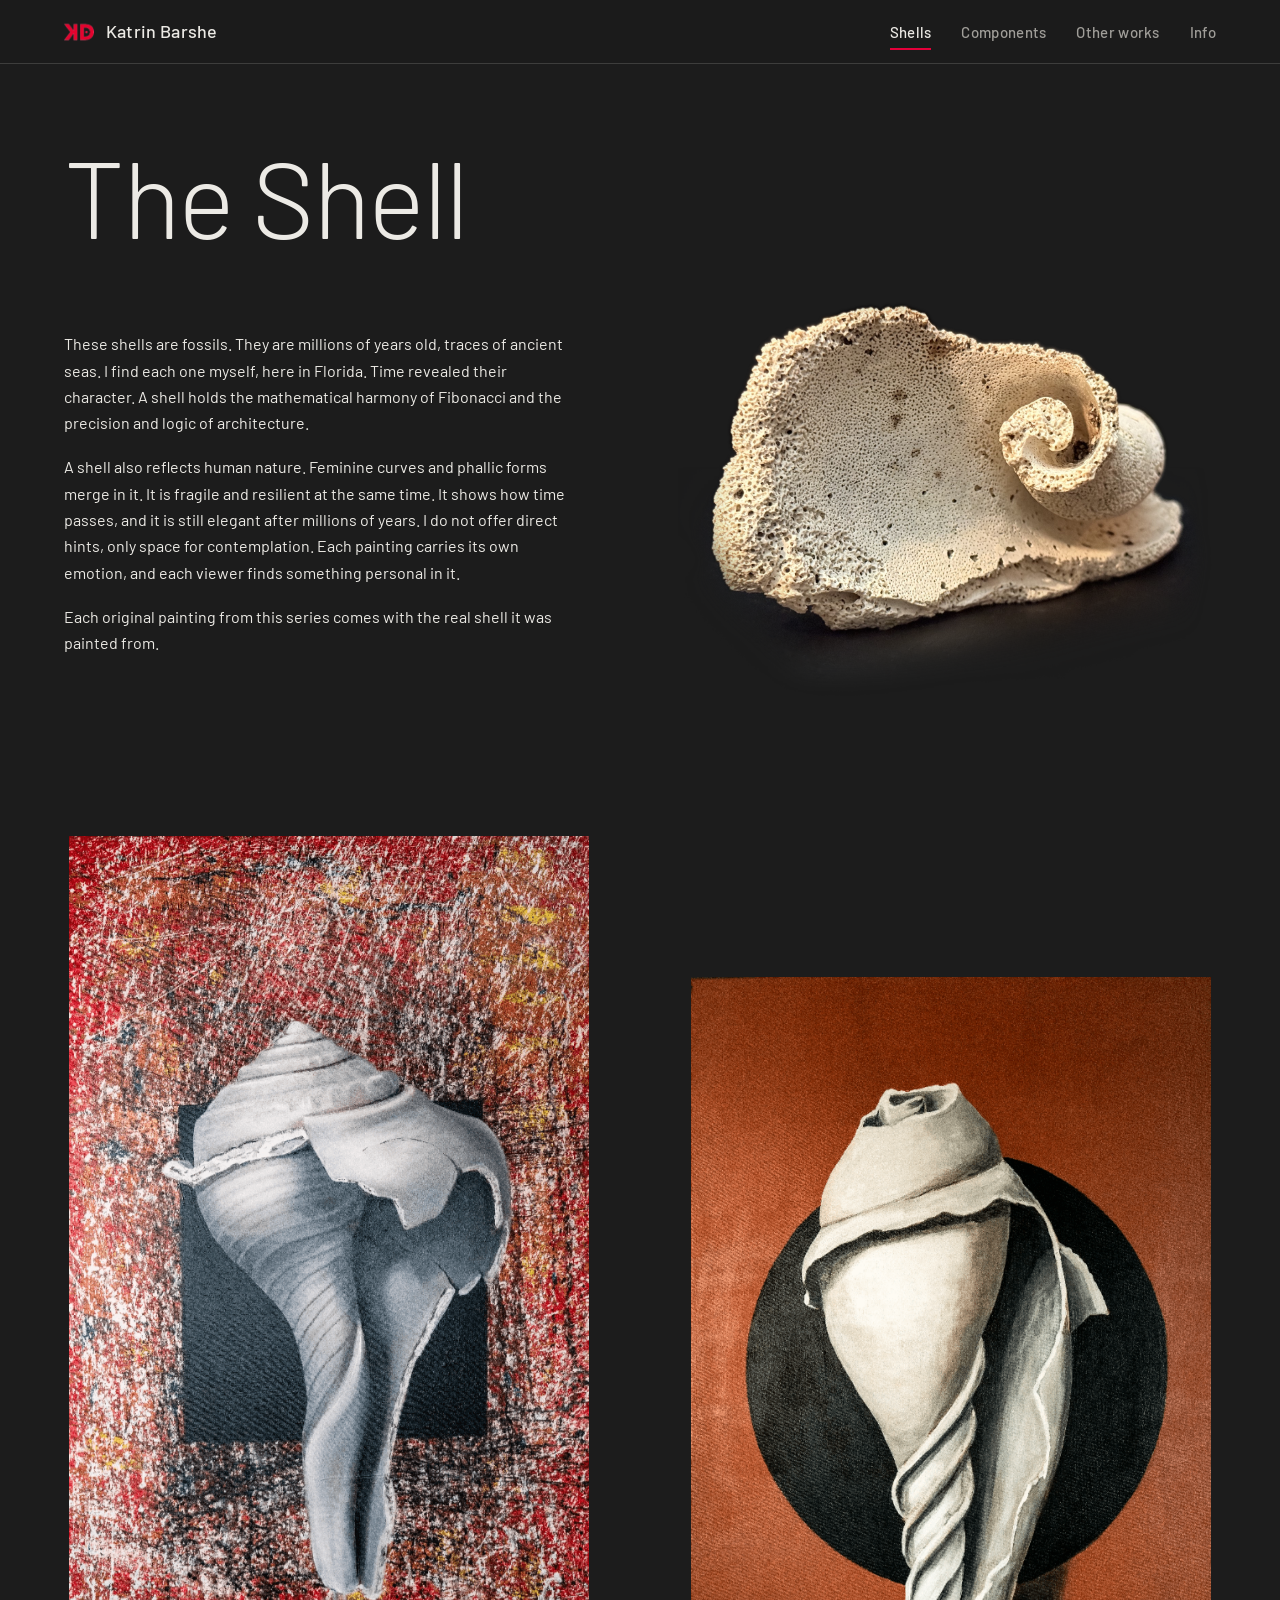
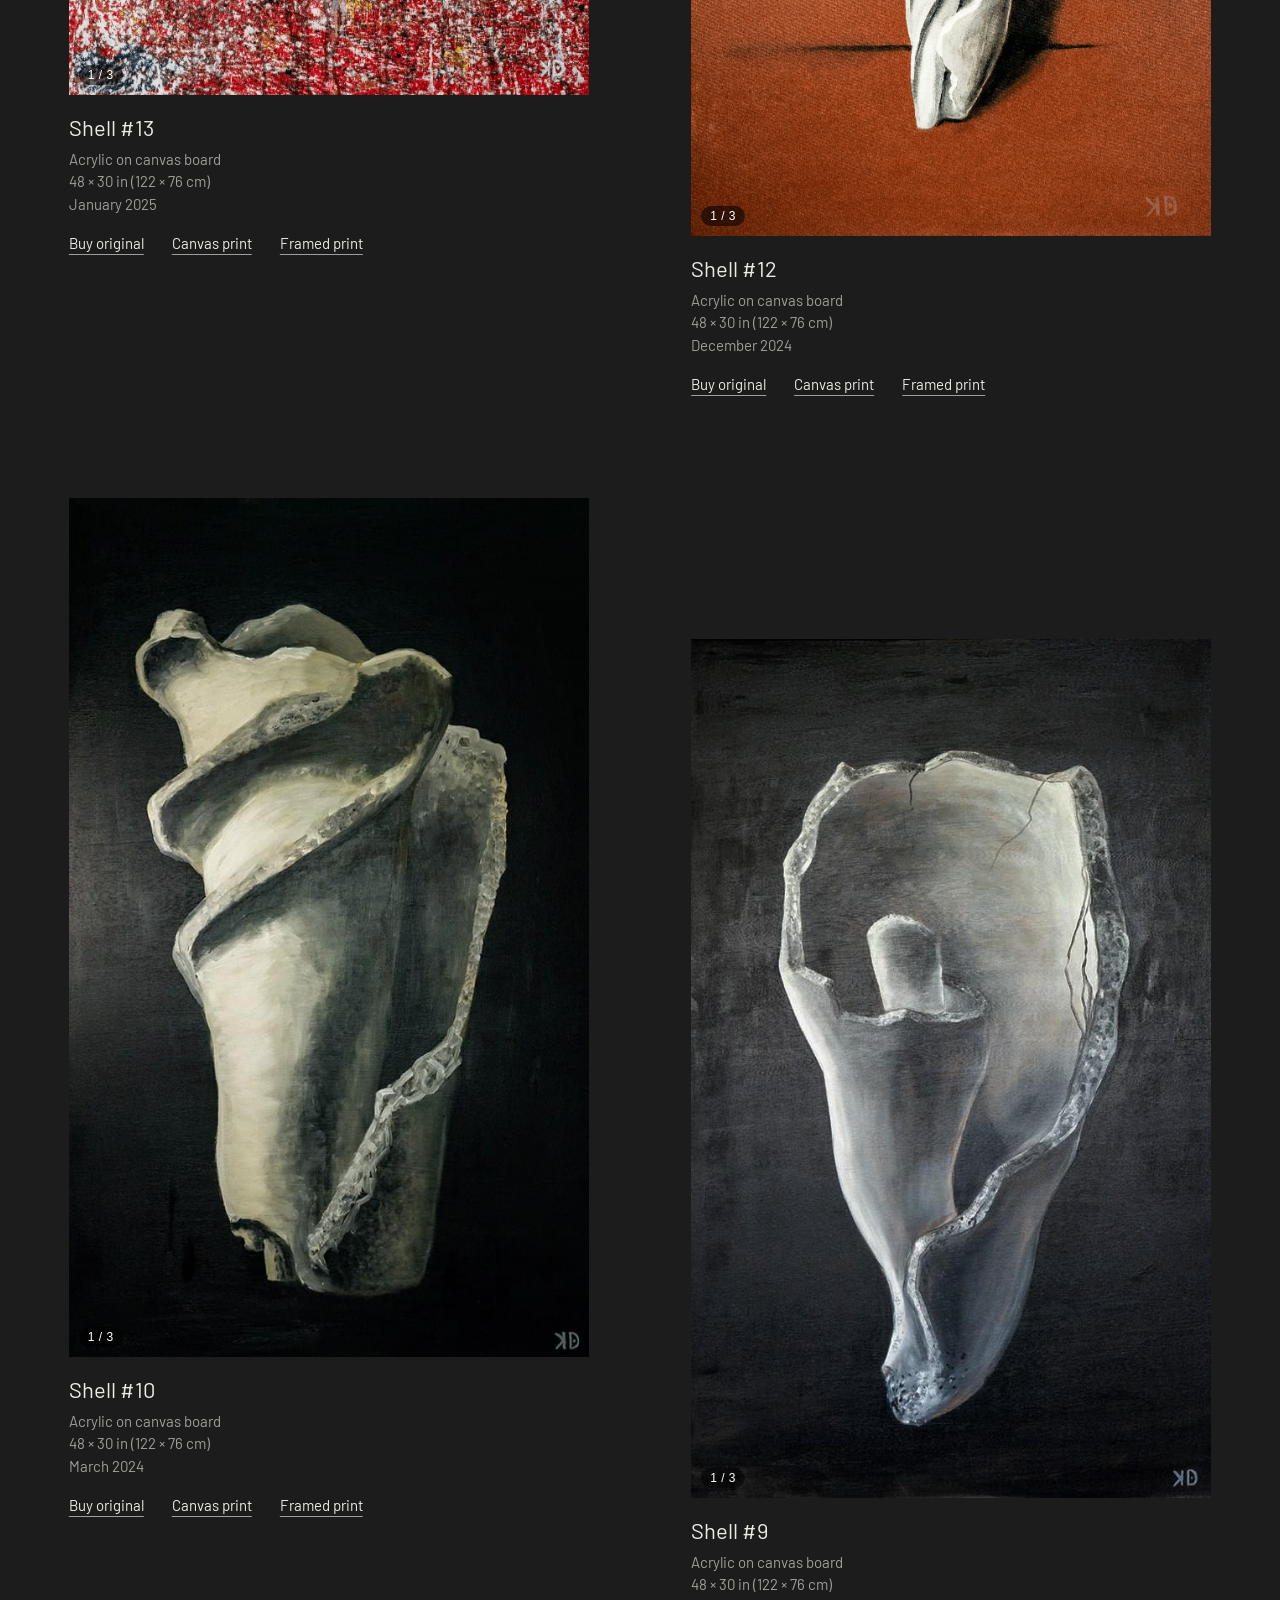
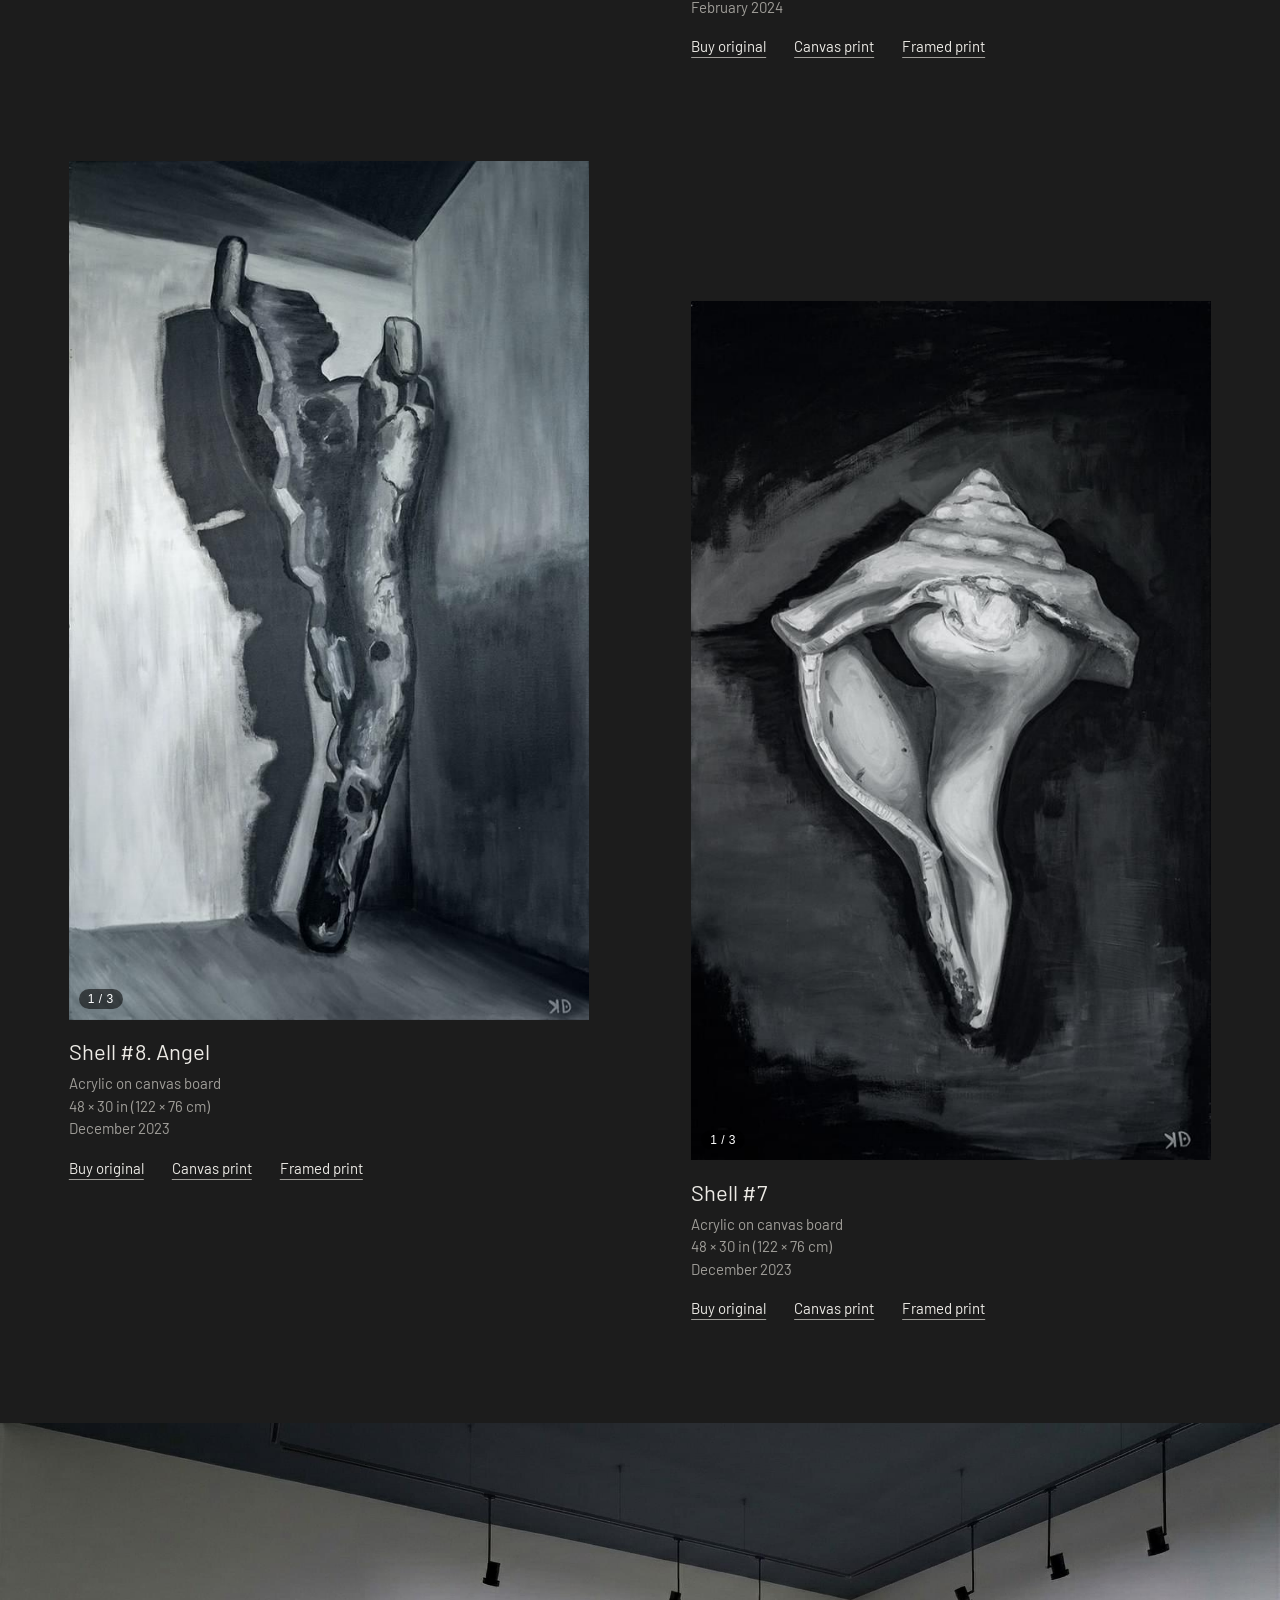
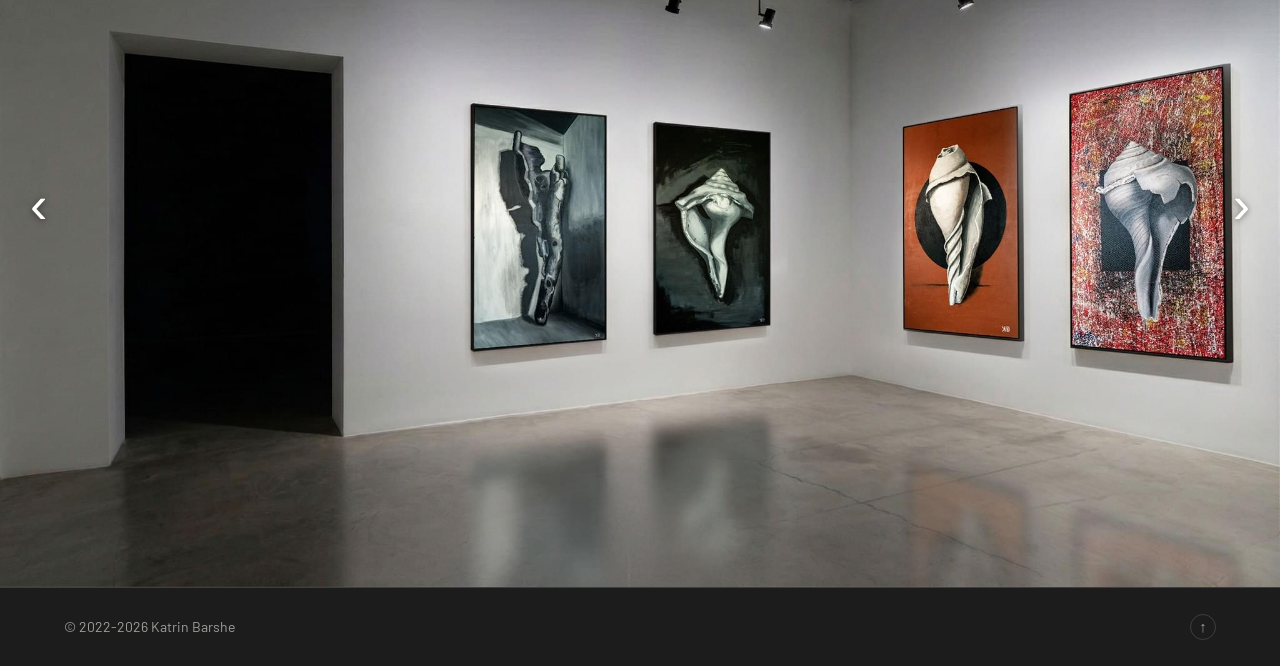
<file: index.html>
<!DOCTYPE html>
<html lang="en">
<head>
  <meta charset="UTF-8">
  <meta name="viewport" content="width=device-width, initial-scale=1">
  <title>Katrin Barshe | The Shell, paintings of fossil shells</title>
  <meta name="description" content="Large paintings of fossil shells by Katrin Barshe. Also watercolors of electronic components. Originals and prints. Melbourne, Florida.">
  <link rel="canonical" href="https://www.katrinbarshe.com/">
  <meta property="og:type" content="website">
  <meta property="og:site_name" content="Katrin Barshe">
  <meta property="og:title" content="Katrin Barshe | The Shell, paintings of fossil shells">
  <meta property="og:description" content="Large paintings of fossil shells by Katrin Barshe. Also watercolors of electronic components. Originals and prints. Melbourne, Florida.">
  <meta property="og:url" content="https://www.katrinbarshe.com/">
  <meta property="og:image" content="https://www.katrinbarshe.com/assets/img/og-shells.jpg">
  <meta property="og:image:width" content="1200">
  <meta property="og:image:height" content="630">
  <meta name="twitter:card" content="summary_large_image">
  <link rel="icon" href="favicon.ico" sizes="any">
  <link rel="icon" type="image/png" href="assets/img/favicon.png">
  <link rel="apple-touch-icon" href="assets/img/apple-touch-icon.png">
  <link rel="stylesheet" href="styles.css">
  <script>
    // Each painting of the series comes out of the dark when it scrolls into view,
    // as if a lamp is switched on in front of it (see "lamp" in styles.css).
    if (window.CSS && CSS.registerProperty && "IntersectionObserver" in window &&
        !matchMedia("(prefers-reduced-motion: reduce)").matches) {
      document.documentElement.classList.add("lit");
      addEventListener("DOMContentLoaded", function () {
        var seen = new IntersectionObserver(function (list) {
          list.forEach(function (e) {
            if (!e.isIntersecting) return;
            var im = e.target;
            seen.unobserve(im);
            var on = function () { im.classList.add("is-on"); };
            if (im.complete) on(); else { im.addEventListener("load", on); im.addEventListener("error", on); }
          });
        }, { threshold: 0.25 });
        var watch = function () {
          document.querySelectorAll("#shells .pic img").forEach(function (im) { seen.observe(im); });
        };
        setTimeout(watch, 0);
      });
    }
  </script>
</head>
<body id="top">

<header class="topbar">
  <a class="brand" href="index.html"><img src="assets/img/favicon.png" alt="" width="30" height="30"><span>Katrin Barshe</span></a>
  <nav class="navbar" aria-label="Main">
    <a href="index.html" aria-current="page">Shells</a>
    <a href="components.html">Components</a>
    <a href="out-of-series.html">Other works</a>
    <a href="info.html">Info</a>
  </nav>
</header>

<main>
  <section class="hero">
    <div class="hero-text">
      <h1 class="display">The Shell</h1>
      <div class="prose">
        <p>These shells are fossils. They are millions of years old, traces of ancient seas. I find each one myself, here in Florida. Time revealed their character. A shell holds the mathematical harmony of Fibonacci and the precision and logic of architecture.</p>
        <p>A shell also reflects human nature. Feminine curves and phallic forms merge in it. It is fragile and resilient at the same time. It shows how time passes, and it is still elegant after millions of years. I do not offer direct hints, only space for contemplation. Each painting carries its own emotion, and each viewer finds something personal in it.</p>
        <p>Each original painting from this series comes with the real shell it was painted from.</p>
      </div>
    </div>
    <span class="hero-shell glow"><img src="assets/img/shell2.png" width="1579" height="1185" alt="A fossil shell in a display frame"></span>
  </section>

  <section class="works-wrap" id="shells" aria-label="Paintings">
    <div class="works works-2" data-series="shells"></div>
  </section>

  <section class="slider plain" aria-label="The paintings in a gallery interior">
    <img class="slide-img is-on" src="assets/img/hero-3.jpg" alt="Four shell paintings on a gallery wall" loading="lazy">
    <img class="slide-img" src="assets/img/hero-2.jpg" alt="Two shell paintings on a gallery wall" loading="lazy">
    <button class="arrow prev" type="button" aria-label="Previous image">&#8249;</button>
    <button class="arrow next" type="button" aria-label="Next image">&#8250;</button>
  </section>
</main>

<footer class="footer">
  <p>© 2022-2026 Katrin Barshe</p>
  <div class="footer-links">
    <a href="#top" class="back-to-top" aria-label="Back to top">&#8593;</a>
  </div>
</footer>

<script src="works.js"></script>
<script src="main.js"></script>
<script src="parallax.js"></script>
</body>
</html>
</file>
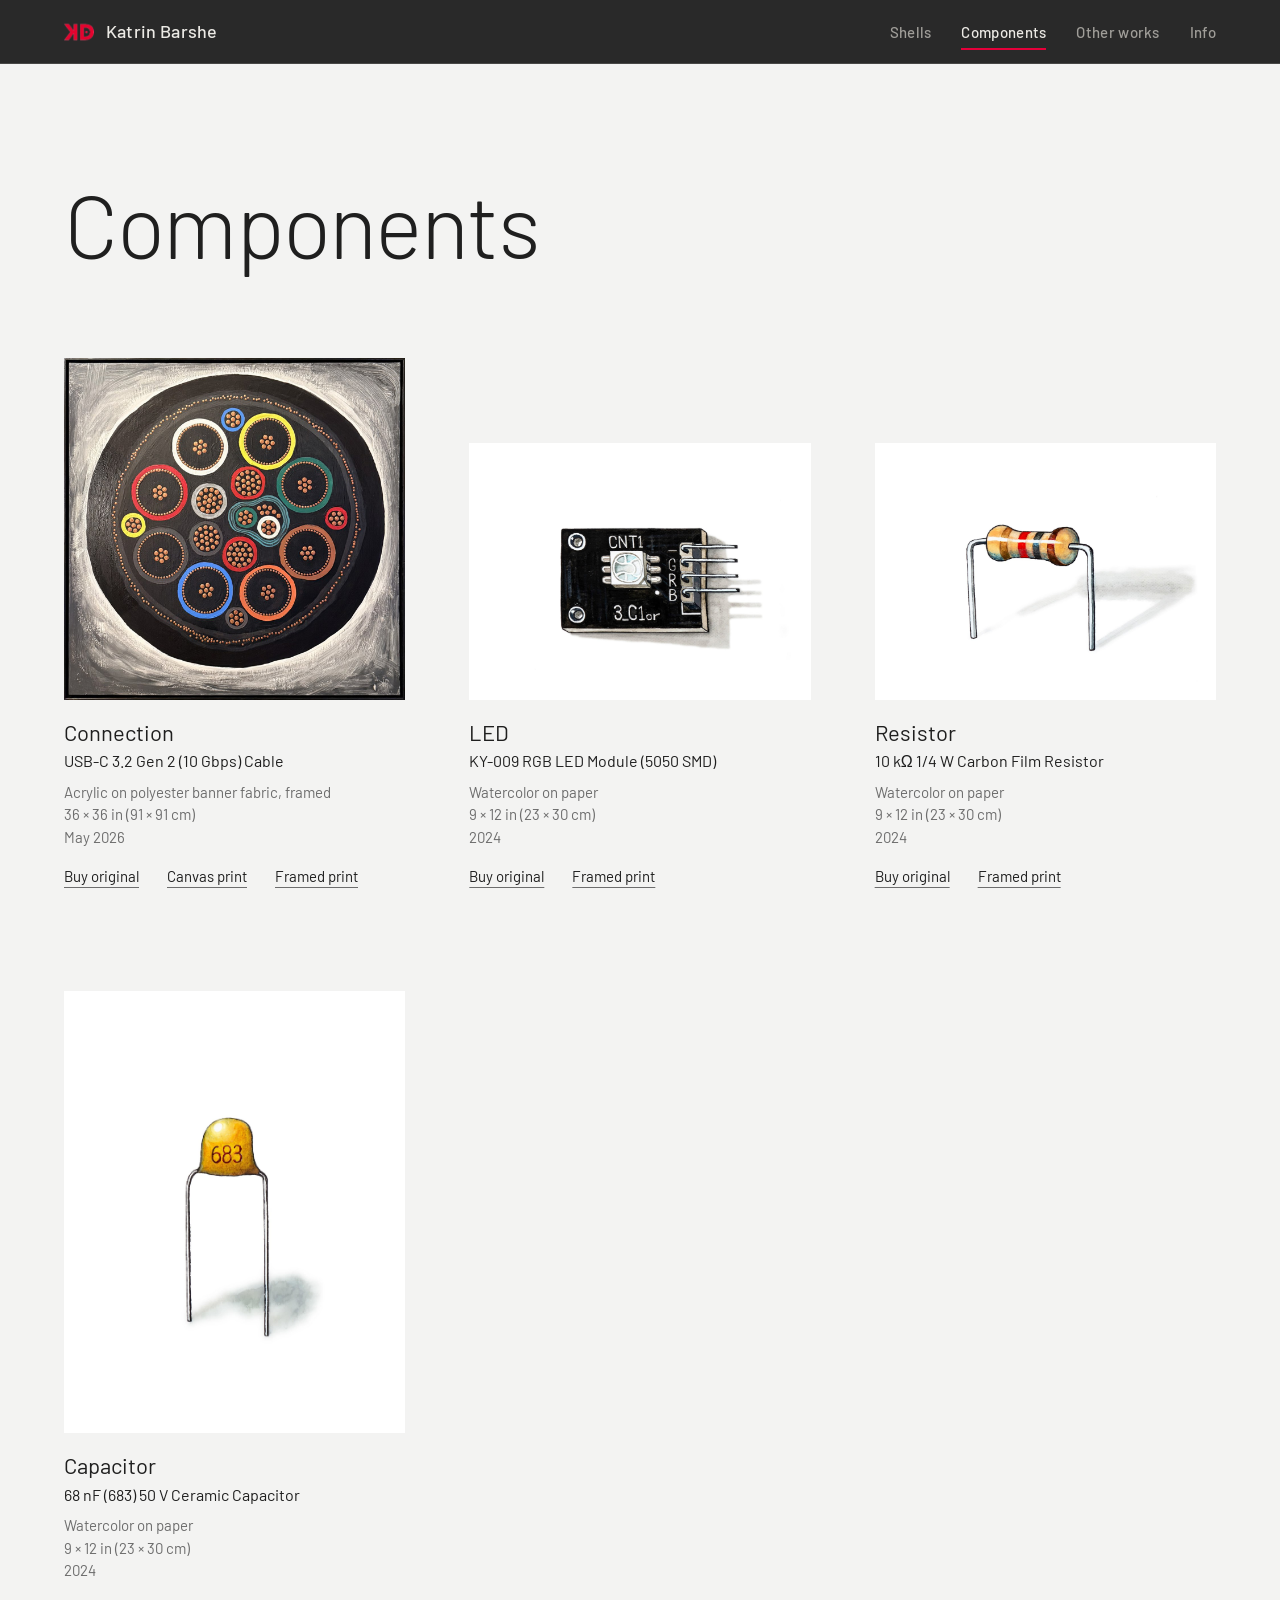
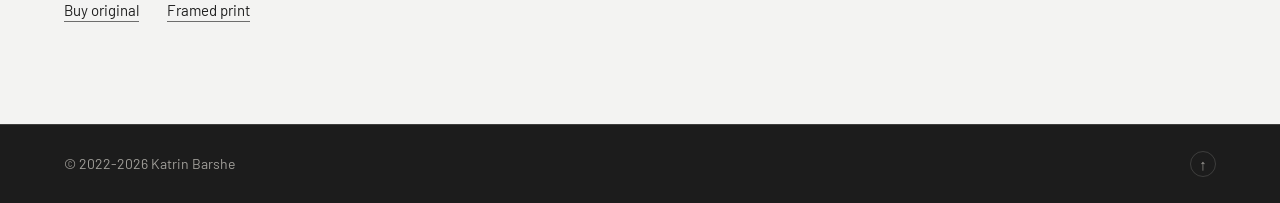
<file: components.html>
<!DOCTYPE html>
<html lang="en">
<head>
  <meta charset="UTF-8">
  <meta name="viewport" content="width=device-width, initial-scale=1">
  <title>Components | Katrin Barshe</title>
  <meta name="description" content="Watercolors of electronic components by Katrin Barshe: LED, resistor, capacitor. Originals and prints.">
  <link rel="canonical" href="https://www.katrinbarshe.com/components.html">
  <meta property="og:type" content="website">
  <meta property="og:site_name" content="Katrin Barshe">
  <meta property="og:title" content="Components | Katrin Barshe">
  <meta property="og:description" content="Watercolors of electronic components by Katrin Barshe: LED, resistor, capacitor. Originals and prints.">
  <meta property="og:url" content="https://www.katrinbarshe.com/components.html">
  <meta property="og:image" content="https://www.katrinbarshe.com/assets/img/og-shells.jpg">
  <meta property="og:image:width" content="1200">
  <meta property="og:image:height" content="630">
  <meta name="twitter:card" content="summary_large_image">
  <link rel="icon" href="favicon.ico" sizes="any">
  <link rel="icon" type="image/png" href="assets/img/favicon.png">
  <link rel="apple-touch-icon" href="assets/img/apple-touch-icon.png">
  <link rel="stylesheet" href="styles.css">
</head>
<body id="top" class="light">

<header class="topbar">
  <a class="brand" href="index.html"><img src="assets/img/favicon.png" alt="" width="30" height="30"><span>Katrin Barshe</span></a>
  <nav class="navbar" aria-label="Main">
    <a href="index.html">Shells</a>
    <a href="components.html" aria-current="page">Components</a>
    <a href="out-of-series.html">Other works</a>
    <a href="info.html">Info</a>
  </nav>
</header>

<main>
  <div class="page-head">
    <h1 class="h-page">Components</h1>
  </div>

  <section class="works-wrap" id="components" aria-label="Watercolors">
    <div class="works works-3" data-series="components"></div>
  </section>
</main>

<footer class="footer">
  <p>© 2022-2026 Katrin Barshe</p>
  <div class="footer-links">
    <a href="#top" class="back-to-top" aria-label="Back to top">&#8593;</a>
  </div>
</footer>

<script src="works.js"></script>
<script src="main.js"></script>
</body>
</html>
</file>
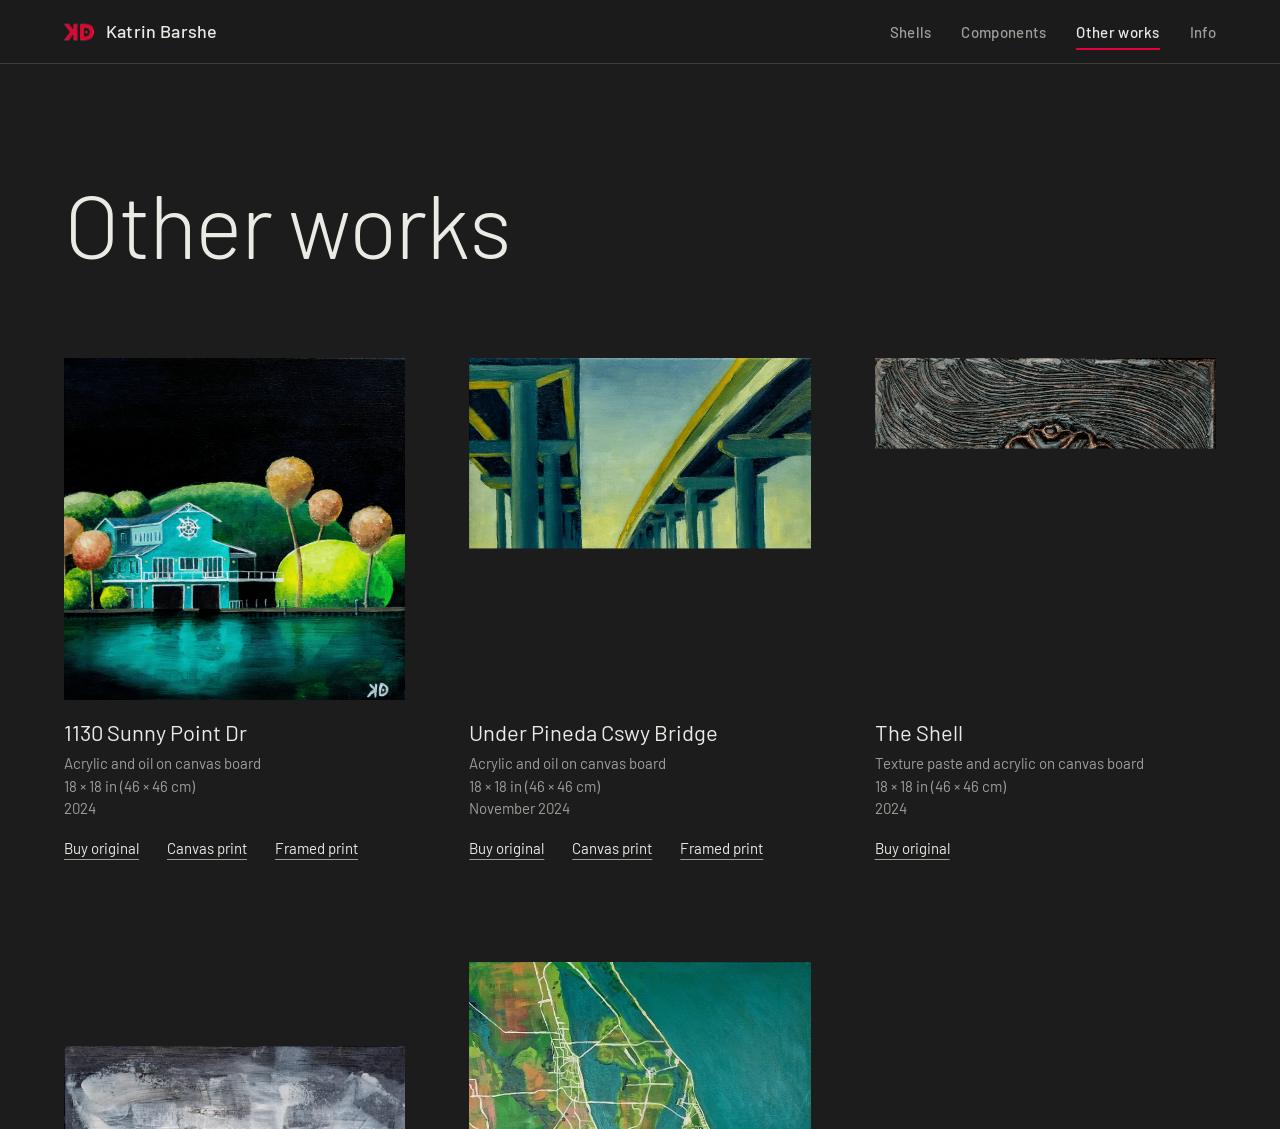
<file: impossible-objects.html>
<!DOCTYPE html>
<html lang="en">
<head>
  <meta charset="UTF-8">
  <title>Impossible objects - Katrin Barshe</title>
  <!-- Impossible objects now live on the Other works page; old links land there. -->
  <meta http-equiv="refresh" content="0; url=out-of-series.html#impossible-objects">
  <link rel="canonical" href="https://www.katrinbarshe.com/out-of-series.html">
</head>
<body>
  <p><a href="out-of-series.html#impossible-objects">Impossible objects</a></p>
</body>
</html>
</file>
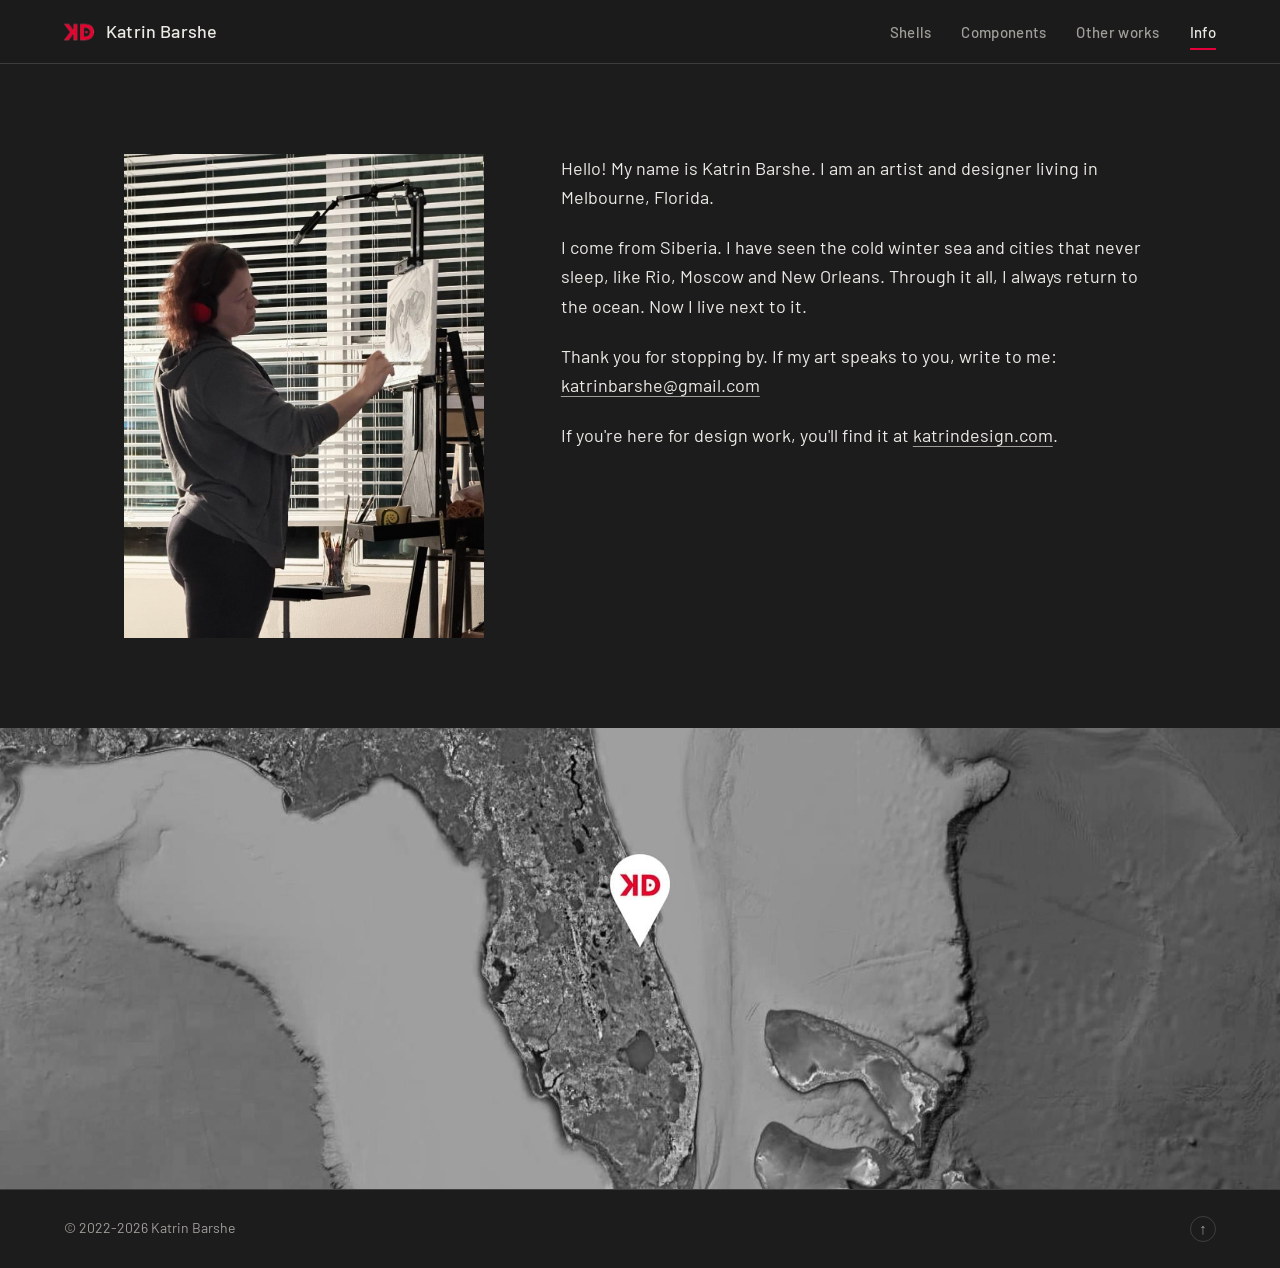
<file: info.html>
<!DOCTYPE html>
<html lang="en">
<head>
  <meta charset="UTF-8">
  <meta name="viewport" content="width=device-width, initial-scale=1">
  <title>Info | Katrin Barshe</title>
  <meta name="description" content="Katrin Barshe is an artist and designer living in Melbourne, Florida.">
  <link rel="canonical" href="https://www.katrinbarshe.com/info.html">
  <meta property="og:type" content="website">
  <meta property="og:site_name" content="Katrin Barshe">
  <meta property="og:title" content="Info | Katrin Barshe">
  <meta property="og:description" content="Katrin Barshe is an artist and designer living in Melbourne, Florida.">
  <meta property="og:url" content="https://www.katrinbarshe.com/info.html">
  <meta property="og:image" content="https://www.katrinbarshe.com/assets/img/og-shells.jpg">
  <meta property="og:image:width" content="1200">
  <meta property="og:image:height" content="630">
  <meta name="twitter:card" content="summary_large_image">
  <link rel="icon" href="favicon.ico" sizes="any">
  <link rel="icon" type="image/png" href="assets/img/favicon.png">
  <link rel="apple-touch-icon" href="assets/img/apple-touch-icon.png">
  <link rel="stylesheet" href="styles.css">
</head>
<body id="top">

<header class="topbar">
  <a class="brand" href="index.html"><img src="assets/img/favicon.png" alt="" width="30" height="30"><span>Katrin Barshe</span></a>
  <nav class="navbar" aria-label="Main">
    <a href="index.html">Shells</a>
    <a href="components.html">Components</a>
    <a href="out-of-series.html">Other works</a>
    <a href="info.html" aria-current="page">Info</a>
  </nav>
</header>

<main>
  <section class="info">
    <h1 class="visually-hidden">About Katrin Barshe</h1>
    <img src="assets/img/info-photo.jpg" width="925" height="1245" alt="Katrin Barshe painting at an easel">
    <div class="prose">
      <p>Hello! My name is Katrin Barshe. I am an artist and designer living in Melbourne, Florida.</p>
      <p>I come from Siberia. I have seen the cold winter sea and cities that never sleep, like Rio, Moscow and New Orleans. Through it all, I always return to the ocean. Now I live next to it.</p>
      <p>Thank you for stopping by. If my art speaks to you, write to me: <a href="mailto:katrinbarshe@gmail.com">katrinbarshe@gmail.com</a></p>
      <p>If you're here for design work, you'll find it at <a href="https://katrindesign.com/">katrindesign.com</a>.</p>
    </div>
  </section>
  <div class="map-band" style="background-image:url('assets/img/info-banner.jpg')" role="img" aria-label="Map of Florida with a marker at Melbourne"></div>
</main>

<footer class="footer">
  <p>© 2022-2026 Katrin Barshe</p>
  <div class="footer-links">
    <a href="#top" class="back-to-top" aria-label="Back to top">&#8593;</a>
  </div>
</footer>

</body>
</html>
</file>
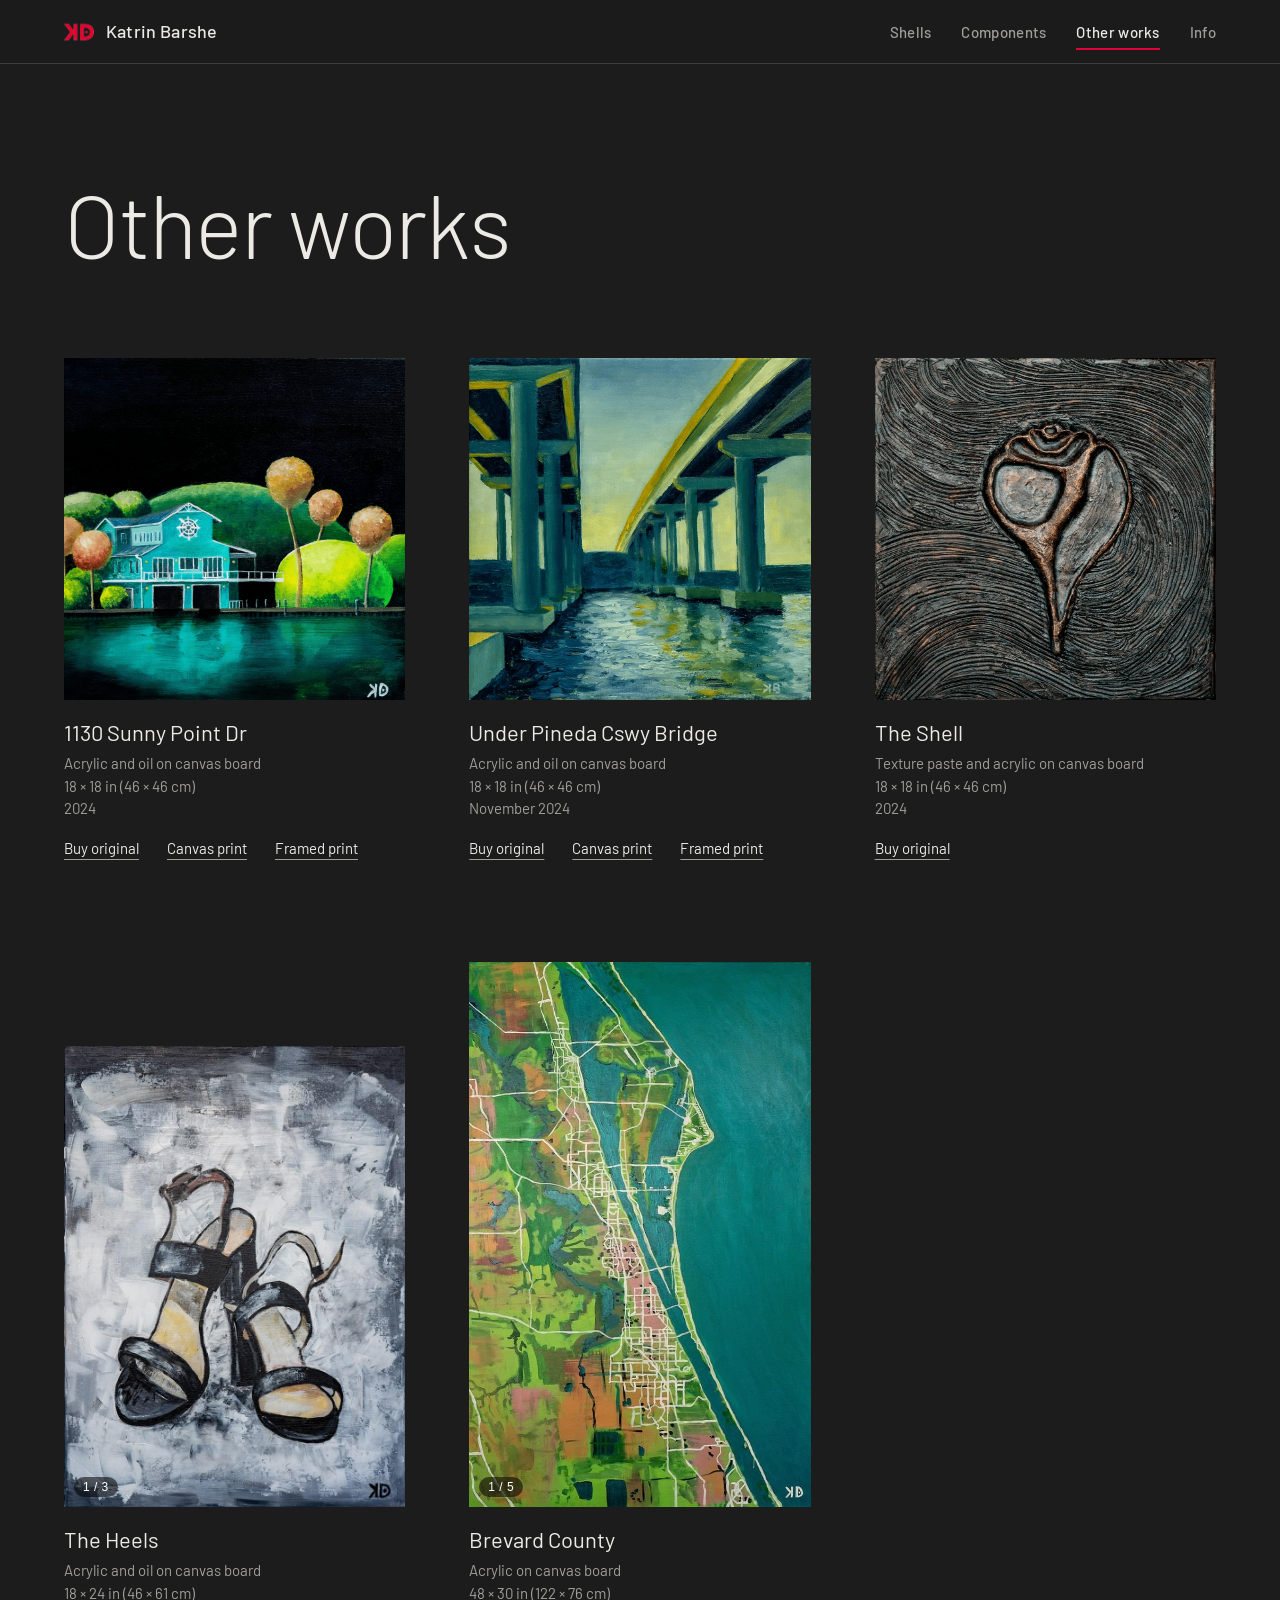
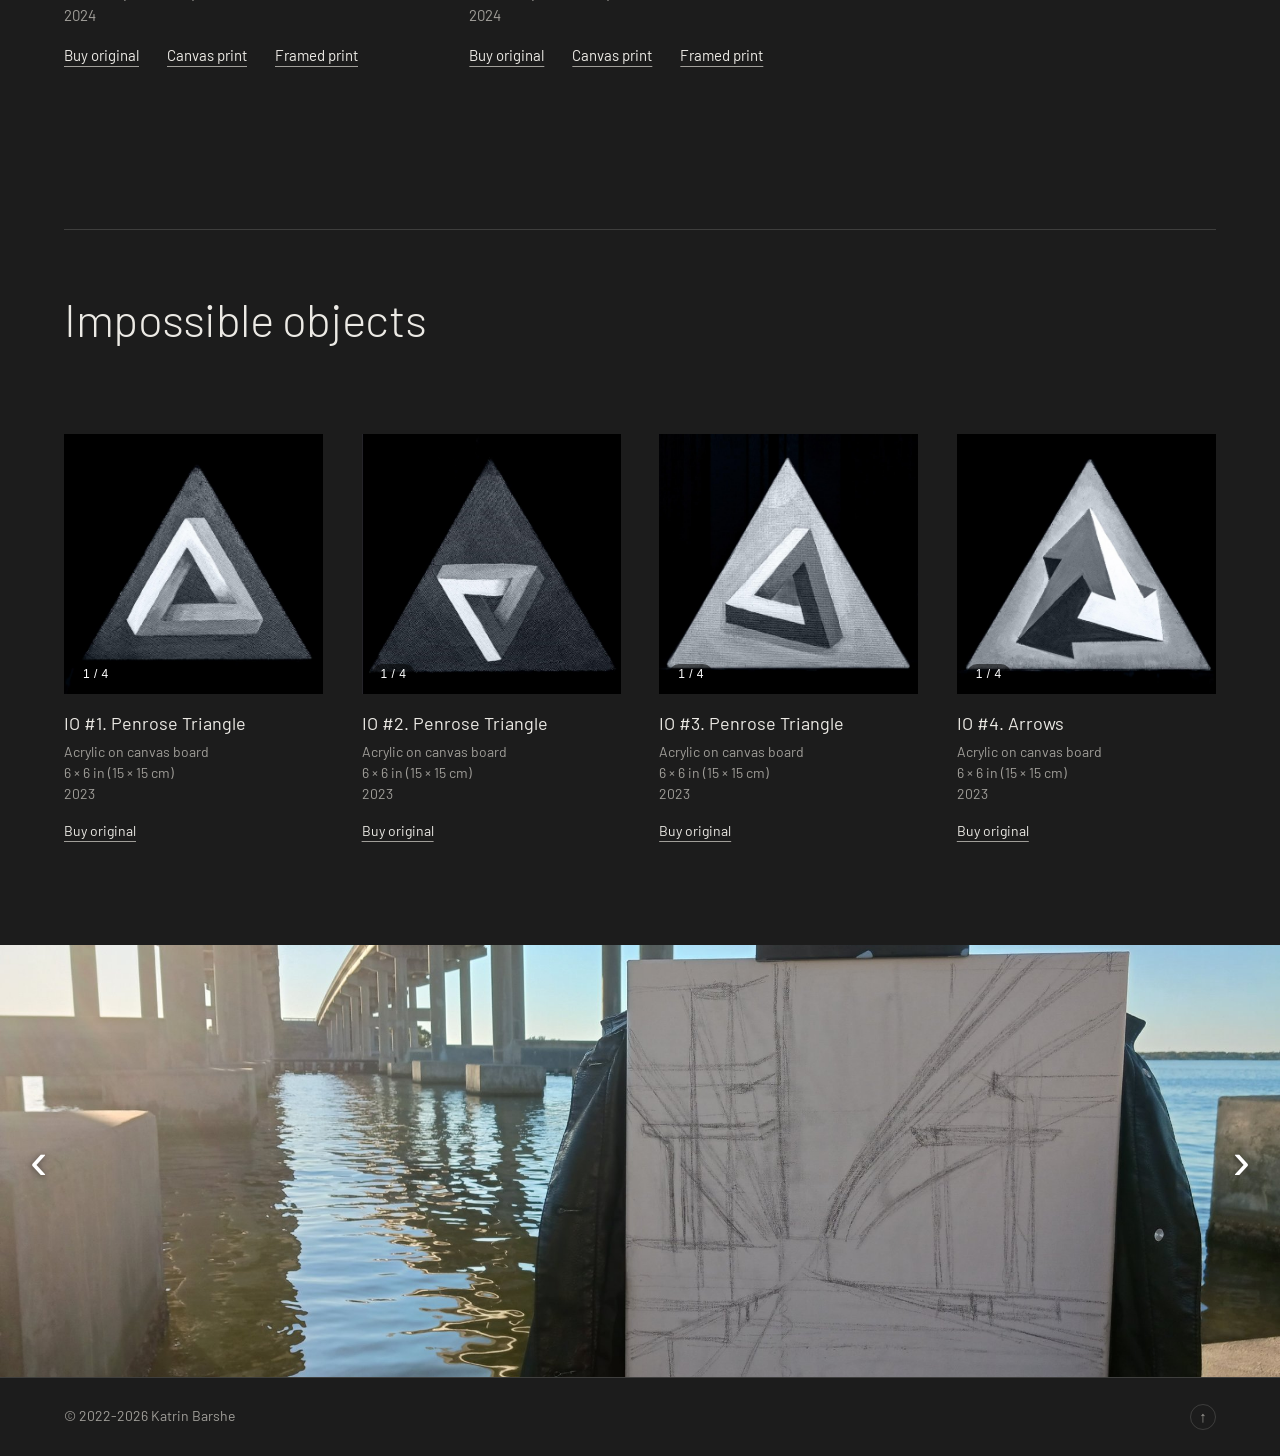
<file: out-of-series.html>
<!DOCTYPE html>
<html lang="en">
<head>
  <meta charset="UTF-8">
  <meta name="viewport" content="width=device-width, initial-scale=1">
  <title>Other works | Katrin Barshe</title>
  <meta name="description" content="Other paintings by Katrin Barshe: Florida places, a map of Brevard County, and small impossible objects. Originals and prints.">
  <link rel="canonical" href="https://www.katrinbarshe.com/out-of-series.html">
  <meta property="og:type" content="website">
  <meta property="og:site_name" content="Katrin Barshe">
  <meta property="og:title" content="Other works | Katrin Barshe">
  <meta property="og:description" content="Other paintings by Katrin Barshe: Florida places, a map of Brevard County, and small impossible objects. Originals and prints.">
  <meta property="og:url" content="https://www.katrinbarshe.com/out-of-series.html">
  <meta property="og:image" content="https://www.katrinbarshe.com/assets/img/og-shells.jpg">
  <meta property="og:image:width" content="1200">
  <meta property="og:image:height" content="630">
  <meta name="twitter:card" content="summary_large_image">
  <link rel="icon" href="favicon.ico" sizes="any">
  <link rel="icon" type="image/png" href="assets/img/favicon.png">
  <link rel="apple-touch-icon" href="assets/img/apple-touch-icon.png">
  <link rel="stylesheet" href="styles.css">
</head>
<body id="top">

<header class="topbar">
  <a class="brand" href="index.html"><img src="assets/img/favicon.png" alt="" width="30" height="30"><span>Katrin Barshe</span></a>
  <nav class="navbar" aria-label="Main">
    <a href="index.html">Shells</a>
    <a href="components.html">Components</a>
    <a href="out-of-series.html" aria-current="page">Other works</a>
    <a href="info.html">Info</a>
  </nav>
</header>

<main>
  <div class="page-head">
    <h1 class="h-page">Other works</h1>
  </div>

  <section class="works-wrap" id="other" aria-label="Paintings">
    <div class="works works-3" data-series="other"></div>
  </section>

  <div class="group-head" id="impossible-objects">
    <h2 class="h-section">Impossible objects</h2>
  </div>

  <section class="works-wrap" aria-label="Impossible objects">
    <div class="works works-4" data-series="io"></div>
  </section>

  <section class="slider fit-slider" aria-label="Photos from work">
    <img class="slide-img is-on" src="assets/img/out-20241124_162349.jpg" data-ratio="2.2222" alt="A canvas with a drawing of the bridge, standing under the Pineda Causeway" loading="lazy">
    <img class="slide-img" src="assets/img/out-20241124_171853.jpg" data-ratio="2.2222" alt="Painting under the Pineda Causeway bridge" loading="lazy">
    <img class="slide-img" src="assets/img/hero-1.jpg" data-ratio="1.6746" alt="The Brevard County painting in an interior" loading="lazy">
    <button class="arrow prev" type="button" aria-label="Previous image">&#8249;</button>
    <button class="arrow next" type="button" aria-label="Next image">&#8250;</button>
  </section>
</main>

<footer class="footer">
  <p>© 2022-2026 Katrin Barshe</p>
  <div class="footer-links">
    <a href="#top" class="back-to-top" aria-label="Back to top">&#8593;</a>
  </div>
</footer>

<script src="works.js"></script>
<script src="main.js"></script>
<script src="parallax.js"></script>
</body>
</html>
</file>
<file: styles.css>
/* Katrin Barshe: site design, November 2026.
   One typeface (Barlow, files in assets/fonts), dark pages, paintings shown large. */

@font-face { font-family: "Barlow"; src: url("assets/fonts/barlow-latin-300-normal.woff2") format("woff2"); font-weight: 300; font-style: normal; font-display: swap; }
@font-face { font-family: "Barlow"; src: url("assets/fonts/barlow-latin-400-normal.woff2") format("woff2"); font-weight: 400; font-style: normal; font-display: swap; }
@font-face { font-family: "Barlow"; src: url("assets/fonts/barlow-latin-500-normal.woff2") format("woff2"); font-weight: 500; font-style: normal; font-display: swap; }

:root {
  --ink: #1c1c1c;                      /* page background */
  --bone: #eceae5;                     /* text on dark */
  --dust: #a09e99;                     /* secondary text on dark */
  --hair: rgba(236, 234, 229, 0.16);   /* thin lines on dark */
  --red: #e4003a;                      /* the KD mark */
  --pad: clamp(20px, 5vw, 72px);       /* page side padding */
  --head: 64px;                        /* header height */

  --fg: var(--bone);
  --muted: var(--dust);
  --rule: var(--hair);
}

* { box-sizing: border-box; }
html { scroll-behavior: smooth; }
@media (prefers-reduced-motion: reduce) { html { scroll-behavior: auto; } }

body {
  margin: 0;
  display: flex;
  flex-direction: column;
  min-height: 100vh;
  background: var(--ink);
  color: var(--fg);
  font-family: "Barlow", "Helvetica Neue", Arial, sans-serif;
  font-weight: 400;
  font-size: 17px;
  line-height: 1.6;
  -webkit-font-smoothing: antialiased;
}
body > main { flex: 1 0 auto; }
img { display: block; max-width: 100%; height: auto; }
a { color: inherit; }
a:focus-visible, button:focus-visible { outline: 2px solid var(--fg); outline-offset: 3px; }
h1, h2, h3, p { margin: 0; }

/* hidden from view, still read by search engines and screen readers */
.visually-hidden {
  position: absolute !important;
  width: 1px; height: 1px;
  overflow: hidden;
  clip: rect(0 0 0 0);
  white-space: nowrap;
}

/* ---------- header: mark and name on the left, one menu on the right ---------- */

.topbar {
  position: sticky;
  top: 0;
  z-index: 10;
  display: flex;
  align-items: center;
  justify-content: space-between;
  gap: 12px 32px;
  min-height: var(--head);
  padding: 0 var(--pad);
  background: rgba(28, 28, 28, 0.94);
  border-bottom: 1px solid var(--hair);
  color: var(--bone);
}
.brand {
  display: flex;
  align-items: center;
  gap: 12px;
  font-weight: 500;
  font-size: 18px;
  letter-spacing: 0.01em;
  text-decoration: none;
  white-space: nowrap;
}
.brand img { width: 30px; height: auto; }
.navbar { display: flex; gap: 30px; font-weight: 500; font-size: 15px; letter-spacing: 0.02em; }
.navbar a {
  color: var(--dust);
  text-decoration: none;
  padding: 6px 0 4px;
  border-bottom: 2px solid transparent;
  white-space: nowrap;
}
.navbar a:hover { color: var(--bone); }
.navbar a[aria-current="page"] { color: var(--bone); border-bottom-color: var(--red); }

/* ---------- text sizes ---------- */

.display {
  font-weight: 300;
  font-size: clamp(58px, 10.5vw, 150px);
  line-height: 0.95;
  letter-spacing: -0.02em;
}
.h-page {
  font-weight: 300;
  font-size: clamp(44px, 7vw, 96px);
  line-height: 1;
  letter-spacing: -0.015em;
}
.h-section {
  font-weight: 300;
  font-size: clamp(30px, 3.6vw, 46px);
  line-height: 1.1;
  letter-spacing: -0.01em;
}

/* Quiet text links (buy links, "See the paintings"): thin underline, no buttons */
.text-link {
  color: inherit;
  text-decoration: underline;
  text-decoration-thickness: 1px;
  text-underline-offset: 5px;
  text-decoration-color: var(--muted);
}
.text-link:hover { text-decoration-color: currentColor; }

/* ---------- home: first screen with one painting ---------- */

.hero {
  display: grid;
  grid-template-columns: minmax(0, 1fr) minmax(0, 1fr);
  align-items: center;
  column-gap: clamp(28px, 6vw, 110px);
  row-gap: clamp(24px, 4vh, 40px);
  max-width: 1400px;
  margin: 0 auto;
  padding: clamp(48px, 9vh, 110px) var(--pad) clamp(24px, 4vw, 56px);
}
/* The title runs across the page; under it the text and the photo of the real shell share one row. */
.hero-text { display: contents; }
.hero-text .display { grid-column: 1 / -1; font-size: clamp(58px, 8.4vw, 124px); white-space: nowrap; margin-bottom: clamp(4px, 1vh, 12px); }
.hero-text .prose { max-width: 56ch; font-size: 16px; }
.hero-shell { display: block; position: relative; width: 100%; max-width: 560px; justify-self: center; }
.hero-shell img { display: block; width: 100%; height: auto; }

/* The lamp: a painting comes out of the dark, the light starts at the middle
   and spreads to the edges. The small script in the head of index.html starts it
   for each painting of the series when it scrolls into view. */
@property --lit { syntax: "<percentage>"; inherits: false; initial-value: 150%; }
.lit #shells .pic img { opacity: 0; }
.lit #shells .pic img.is-on {
  opacity: 1;
  -webkit-mask-image: radial-gradient(farthest-corner at 50% 46%, #000 calc(var(--lit) - 45%), transparent var(--lit));
  mask-image: radial-gradient(farthest-corner at 50% 46%, #000 calc(var(--lit) - 45%), transparent var(--lit));
  animation: lamp 2.6s cubic-bezier(0.22, 0.61, 0.36, 1) both;
}
@keyframes lamp {
  from { --lit: 0%; filter: brightness(0.45); transform: scale(1.035); }
  60% { filter: brightness(0.9); }
  to { --lit: 150%; filter: brightness(1); transform: scale(1); }
}

/* ---------- text blocks ---------- */

.prose { max-width: 60ch; font-size: 18px; line-height: 1.65; }
.prose p + p { margin-top: 1.1em; }
.prose h2 { margin: 2.2em 0 0.7em; font-weight: 500; font-size: 20px; }
.prose h2:first-child { margin-top: 0; }
.prose ul { margin: 0; padding: 0; list-style: none; }
.prose li { padding: 0.55em 0; border-top: 1px solid var(--rule); }
.prose li:last-child { border-bottom: 1px solid var(--rule); }

/* ---------- artworks ---------- */

.works-wrap { padding: clamp(40px, 7vw, 100px) var(--pad) 0; scroll-margin-top: var(--head); }
.works { display: grid; margin: 0 auto; column-gap: clamp(28px, 5vw, 80px); }

/* Shells: two large columns, the right one set lower */
.works-2 {
  grid-template-columns: repeat(2, minmax(0, 520px));
  justify-content: center;
  column-gap: clamp(36px, 8vw, 130px);
}
.works-2 .tile:nth-child(even) { margin-top: clamp(70px, 11vw, 170px); }

/* Three and four columns: pictures stand on one line, captions start on one line */
.works-3 { grid-template-columns: repeat(3, minmax(0, 1fr)); max-width: 1240px; }
.works-4 { grid-template-columns: repeat(4, minmax(0, 1fr)); max-width: 1240px; column-gap: clamp(20px, 3vw, 48px); }
.works-3 .tile, .works-4 .tile { display: grid; grid-row: span 2; grid-template-rows: subgrid; }
.works-3 .pic, .works-4 .pic { align-self: end; }

.tile { min-width: 0; scroll-margin-top: calc(var(--head) + 24px); }
.tile-text { padding: 18px 0 clamp(56px, 8vw, 110px); }
.work-title { font-weight: 400; font-size: 22px; line-height: 1.3; margin-bottom: 6px; }
.work-subtitle { margin: -2px 0 8px; font-size: 16px; line-height: 1.4; }
.work-meta { font-size: 15px; line-height: 1.5; color: var(--muted); }
.work-actions { display: flex; flex-wrap: wrap; gap: 6px 28px; margin-top: 16px; font-size: 15px; }

.works-4 .work-title { font-size: 18px; }
.works-4 .work-meta, .works-4 .work-actions { font-size: 14px; }

/* page titles (Components, Other works) and group titles */
.page-head { padding: clamp(48px, 9vw, 120px) var(--pad) 0; max-width: calc(1240px + 2 * var(--pad)); margin: 0 auto; width: 100%; }
.group-head { padding: clamp(24px, 5vw, 60px) var(--pad) 0; max-width: calc(1240px + 2 * var(--pad)); margin: 0 auto; width: 100%; scroll-margin-top: var(--head); }
.group-head .h-section { padding-top: clamp(36px, 5vw, 64px); border-top: 1px solid var(--rule); }

/* ---------- light pages (Components): the watercolors sit on white paper ---------- */

.light { --fg: #1f1f1f; --muted: #6d6d6d; --rule: rgba(0, 0, 0, 0.14); background: #f3f3f2; color: var(--fg); }

/* ---------- clickable paintings ---------- */

.pic { display: block; position: relative; padding: 0; border: 0; background: none; cursor: zoom-in; width: 100%; }
.pic img { width: 100%; }
/* The cursor works like a small lamp: a soft light follows it over a painting (main.js). */
@media (hover: hover) and (pointer: fine) {
  body:not(.light) .pic::after,
  .glow::after {
    content: "";
    position: absolute;
    inset: 0;
    pointer-events: none;
    background: radial-gradient(circle at var(--mx, 50%) var(--my, 50%), rgba(255, 255, 255, 0.5), rgba(255, 255, 255, 0) 42%);
    mix-blend-mode: soft-light;
    opacity: 0;
    transition: opacity 0.6s ease;
  }
  body:not(.light) .pic:hover::after,
  .glow:hover::after { opacity: 1; }
  /* on the header photo the light falls only on the shell, not on the transparent background */
  /* the mask is the photo itself: main.js puts the current image into --glow-mask */
  .hero-shell::after {
    -webkit-mask: var(--glow-mask, none) center / 100% 100% no-repeat;
    mask: var(--glow-mask, none) center / 100% 100% no-repeat;
  }
}
.pic-count {
  position: absolute; left: 10px; bottom: 10px; padding: 3px 9px; border-radius: 12px;
  background: rgba(0, 0, 0, 0.55); color: #fff; font-size: 12px; letter-spacing: 0.04em; pointer-events: none;
}

/* ---------- photo bands with arrows (gallery interior, photos from work) ---------- */

.slider { position: relative; overflow: hidden; background: #111; }
.slider.plain { height: min(59.7vw, 88vh); }   /* the photos are 2048 x 1223 */
.slide-img {
  position: absolute;
  inset: 0;
  width: 100%;
  height: 100%;
  max-width: none;
  object-fit: cover;
  opacity: 0;
  transition: opacity 0.8s ease;
}
.slide-img.is-on { opacity: 1; }
.arrow {
  position: absolute;
  top: 50%;
  z-index: 3;
  transform: translateY(-50%);
  background: none;
  border: 0;
  color: #fff;
  font-size: 52px;
  line-height: 1;
  padding: 10px 18px;
  cursor: pointer;
  text-shadow: 0 1px 6px rgba(0, 0, 0, 0.5);
}
.prev { left: 12px; }
.next { right: 12px; }
/* Full-width photos that slide while the page scrolls (see parallax.js) */
.slider.fit-slider { aspect-ratio: 3 / 1; }
.fit-slider .slide-img { bottom: auto; }

/* ---------- info ---------- */

.info {
  display: grid;
  grid-template-columns: minmax(0, 360px) minmax(0, 1fr);
  align-items: start;
  gap: clamp(28px, 6vw, 88px);
  max-width: 1160px;
  margin: 0 auto;
  padding: clamp(40px, 7vw, 100px) var(--pad);
}
.info > img { width: 100%; }
.info .prose a { text-decoration-thickness: 1px; text-underline-offset: 4px; text-decoration-color: var(--muted); }
.info .prose a:hover { text-decoration-color: currentColor; }
.map-band {
  height: clamp(240px, 36vw, 500px);
  background: #111 center 38% / cover no-repeat;
}

/* ---------- footer ---------- */

.footer {
  display: flex;
  flex-wrap: wrap;
  align-items: center;
  justify-content: space-between;
  gap: 10px 28px;
  padding: 26px var(--pad);
  background: var(--ink);
  border-top: 1px solid var(--hair);
  color: var(--dust);
  font-size: 14px;
}
.footer-links { display: flex; flex-wrap: wrap; align-items: center; gap: 8px 26px; }
.footer a { color: var(--dust); text-decoration: none; }
.footer a:hover { color: var(--bone); }
.back-to-top {
  display: inline-flex;
  align-items: center;
  justify-content: center;
  width: 26px;
  height: 26px;
  border: 1px solid var(--hair);
  border-radius: 50%;
  font-size: 15px;
  line-height: 1;
}

/* ---------- lightbox: a painting opened large, with arrows through its photos ---------- */

.lightbox {
  position: fixed; inset: 0; z-index: 10000; background: #0d0d0d;
  display: flex; align-items: center; justify-content: center;
}
.lightbox[hidden] { display: none; }
body.lb-open { overflow: hidden; }
.lb-fig { margin: 0; display: flex; flex-direction: column; align-items: center; justify-content: center; width: 100%; height: 100%; padding: 56px 72px 20px; }
.lb-img { max-width: 100%; max-height: calc(100% - 36px); object-fit: contain; }
.lb-cap { color: #aaa; font-size: 15px; margin-top: 12px; white-space: pre; }
.lb-close, .lb-prev, .lb-next {
  position: absolute; background: none; border: 0; color: #ddd; cursor: pointer; line-height: 1; padding: 10px 14px;
}
.lb-close { top: 8px; right: 12px; font-size: 38px; }
.lb-prev, .lb-next { top: 50%; transform: translateY(-50%); font-size: 56px; }
.lb-prev { left: 8px; } .lb-next { right: 8px; }
.lb-close:hover, .lb-prev:hover, .lb-next:hover { color: var(--red); }
.lightbox.single .lb-prev, .lightbox.single .lb-next { display: none; }
.lightbox button:focus:not(:focus-visible) { outline: none; }

/* ---------- narrower screens ---------- */

@media (max-width: 1000px) {
  .works-3 { grid-template-columns: repeat(2, minmax(0, 1fr)); }
  .works-4 { grid-template-columns: repeat(2, minmax(0, 1fr)); }
}

/* tablets and phones: the first screen stacks, painting first */
@media (max-width: 900px) {
  .hero { grid-template-columns: 1fr; gap: 32px; padding-top: 36px; }
  .hero-shell { max-width: 420px; order: -1; }
}

@media (max-width: 760px) {
  body { font-size: 16px; }
  .topbar { position: static; flex-wrap: wrap; padding-top: 14px; padding-bottom: 10px; }
  .navbar { flex-wrap: wrap; gap: 2px clamp(14px, 4.4vw, 22px); width: 100%; }

  .prose { font-size: 17px; }

  .works-2 { grid-template-columns: 1fr; }
  .works-2 .tile:nth-child(even) { margin-top: 0; }
  .works-3 { grid-template-columns: 1fr; }

  .info { grid-template-columns: 1fr; }
  .info > img { max-width: 300px; }

  .slider.plain { height: 59.7vw; }
  .arrow { font-size: 38px; padding: 8px 10px; }
  .prev { left: 2px; } .next { right: 2px; }

  .lb-fig { padding: 52px 8px 16px; }
  .lb-prev, .lb-next { font-size: 40px; top: auto; bottom: 6px; transform: none; }
}
</file>
